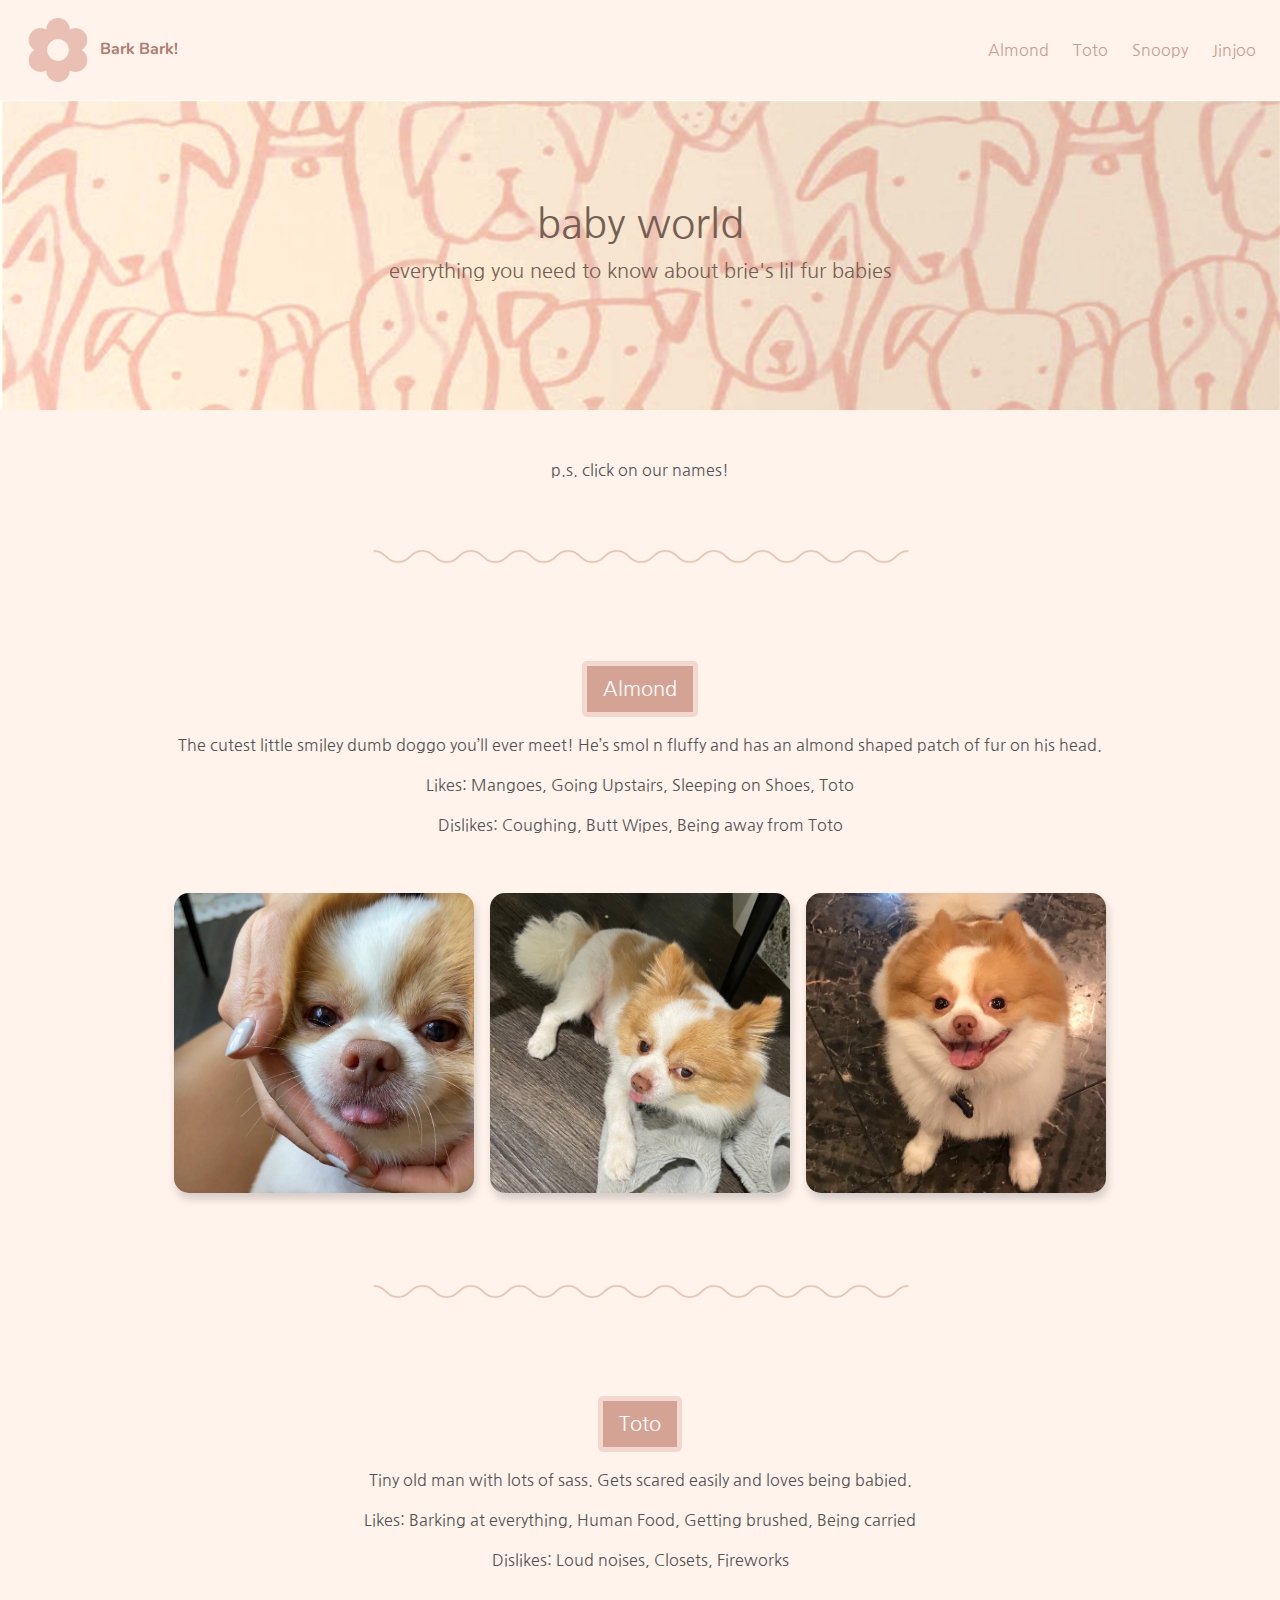
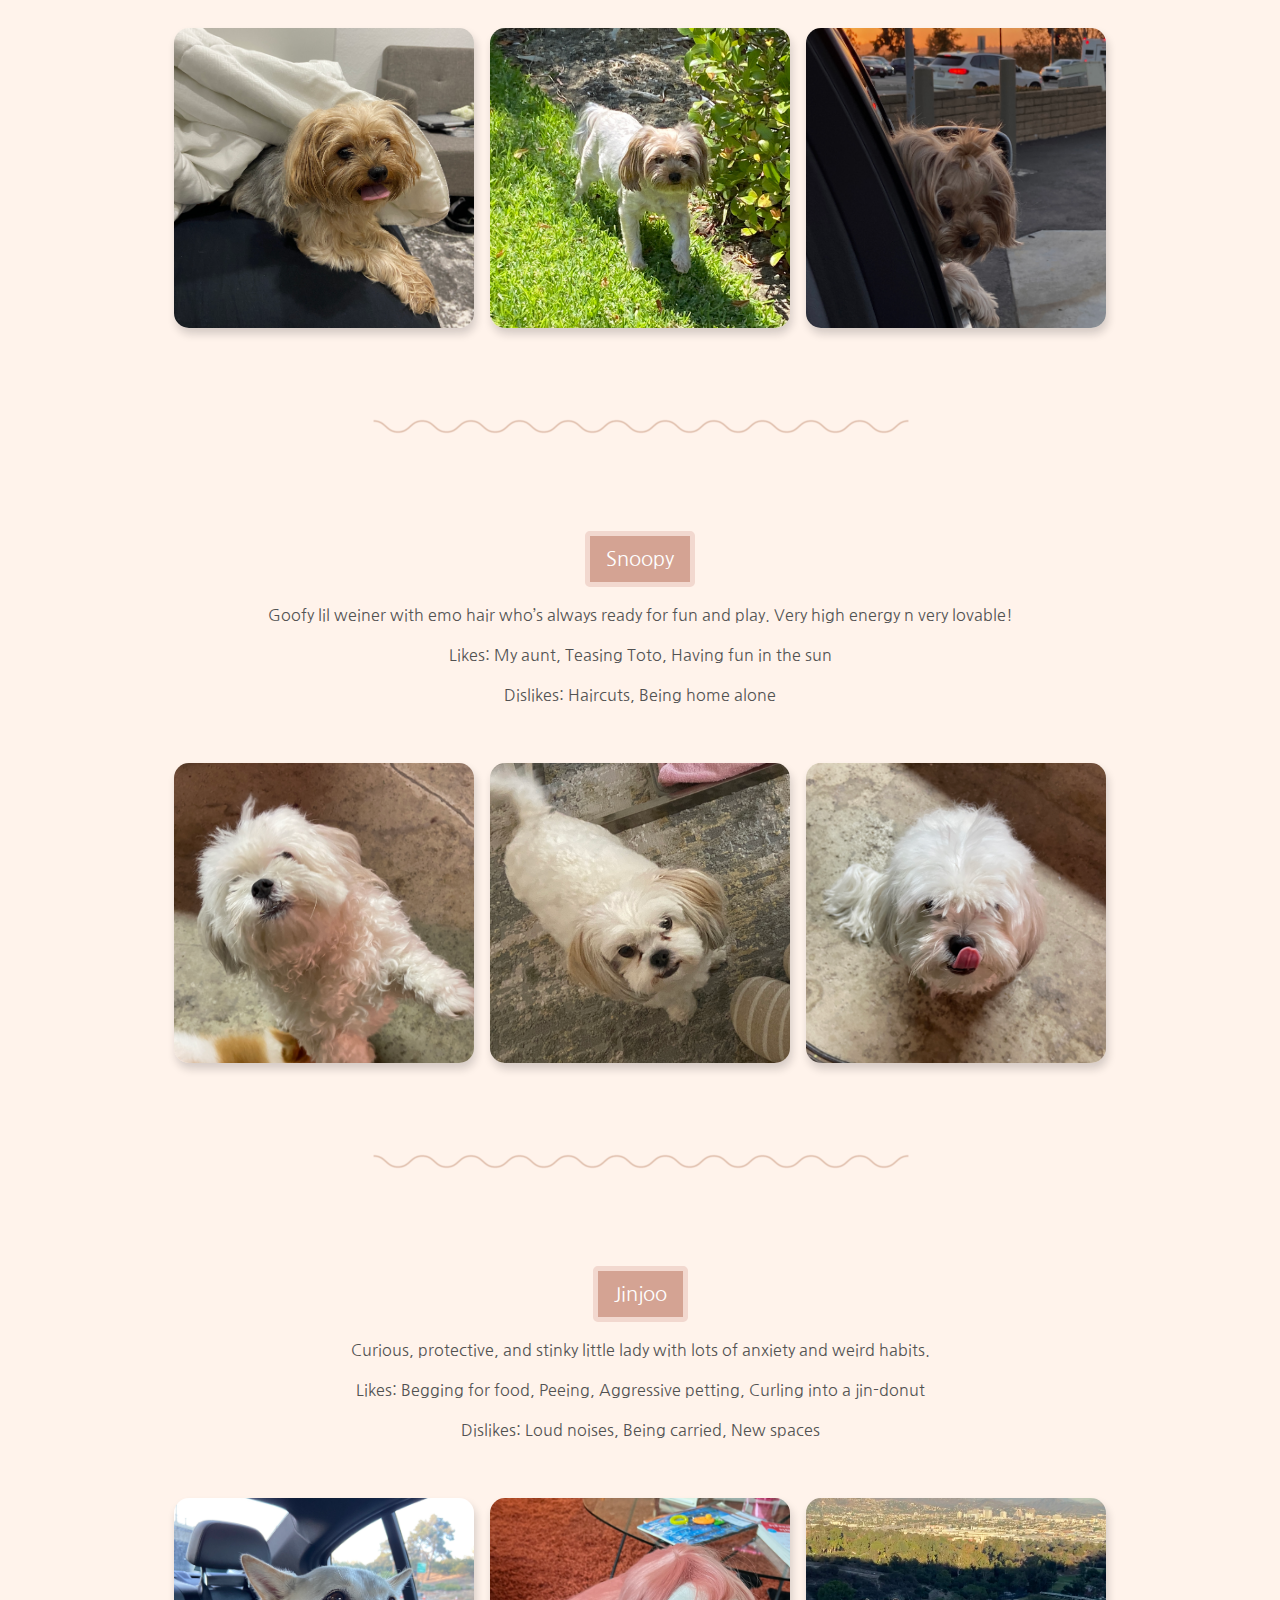
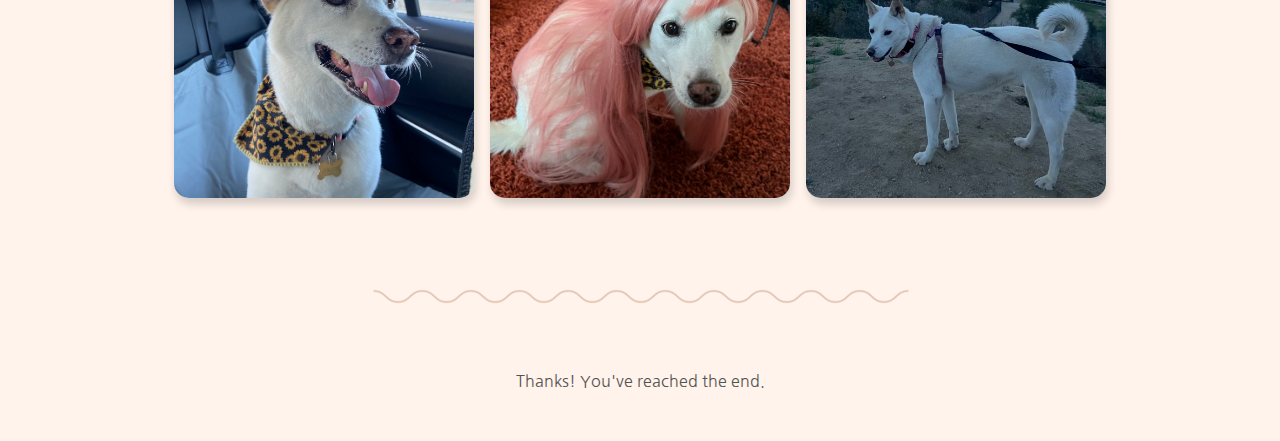
<file: index.html>
<!doctype html>
<html lang="en">

<head>
	<meta charset="utf-8">
	<meta name="viewport" content="width=device-width, initial-scale=1">
	<meta name="description" content="">
	<meta name="author" content="Mark Otto, Jacob Thornton, and Bootstrap contributors">
	<meta name="generator" content="Hugo 0.98.0">
	<title>Bootstrap Assignment</title>

	<!-- Bootstrap CSS -->
	<script src="https://code.jquery.com/jquery-3.3.1.slim.min.js"
		integrity="sha384-q8i/X+965DzO0rT7abK41JStQIAqVgRVzpbzo5smXKp4YfRvH+8abtTE1Pi6jizo"
		crossorigin="anonymous"></script>
	<script src="https://cdn.jsdelivr.net/npm/popper.js@1.14.7/dist/umd/popper.min.js"
		integrity="sha384-UO2eT0CpHqdSJQ6hJty5KVphtPhzWj9WO1clHTMGa3JDZwrnQq4sF86dIHNDz0W1"
		crossorigin="anonymous"></script>
	<link rel="stylesheet" href="https://cdn.jsdelivr.net/npm/bootstrap@4.3.1/dist/css/bootstrap.min.css"
		integrity="sha384-ggOyR0iXCbMQv3Xipma34MD+dH/1fQ784/j6cY/iJTQUOhcWr7x9JvoRxT2MZw1T" crossorigin="anonymous">
	<script src="https://cdn.jsdelivr.net/npm/bootstrap@4.3.1/dist/js/bootstrap.min.js"
		integrity="sha384-JjSmVgyd0p3pXB1rRibZUAYoIIy6OrQ6VrjIEaFf/nJGzIxFDsf4x0xIM+B07jRM"
		crossorigin="anonymous"></script>

	<!-- fonts -->
	<link rel="preconnect" href="https://fonts.googleapis.com">
	<link rel="preconnect" href="https://fonts.gstatic.com" crossorigin>
	<link href="https://fonts.googleapis.com/css2?family=Nanum+Gothic:wght@400;700;800&family=Nunito:wght@300&family=Poppins&display=swap" rel="stylesheet">

	<!-- YOUR styles for this template -->
	<link href="css/styles.css" rel="stylesheet">

</head>

<body>
	<header>
		<nav class="navbar navbar-expand-lg navbar-light">
			<a class="logo-" href="#">
				<img class="logo" src="./images/66771.png">Bark Bark!
			</a>
			<button class="navbar-toggler" type="button" data-toggle="collapse" data-target="#navbarNav" aria-controls="navbarNav" aria-expanded="false" aria-label="Toggle navigation">
			  <span class="navbar-toggler-icon"></span>
			</button>
			<div class="collapse navbar-collapse" id="navbarNav">
			  <ul class="navbar-nav">
				<li class="nav-item">
					<a class="nav-link" href="#almonds">Almond</a>
				  </li>
				<li class="nav-item">
				  <a class="nav-link" href="#totos">Toto</a>
				</li>
				<li class="nav-item">
				  <a class="nav-link" href="#snoopys">Snoopy</a>
				</li>
				<li class="nav-item">
					<a class="nav-link" href="#jinjoos">Jinjoo</a>
				  </li>
			  </ul>
			</div>
		  </nav>
	</header>

<!-- HERO -->
	<div class="heroo mb-5 text-center">
		<div class="heroo-text col-lg-6 mx-auto">
			<h1 class="display-5 fw-bold">baby world</h1>
			<p class="lead mb-4">everything you need to know about brie's lil fur babies</p>
		</div>
	</div>

	<!-- PS -->
	<div class="mt-5 text-center">
		<p>p.s. click on our names!</p>
	</div>

	<!-- SQUIG BREAK -->
	<div id="almonds" class="squig">
		<img src="./images/liney.png" alt="">
	</div>

	<!-- ALMOND -->
	<section class="pb-3 pl-1 pr-1 w-100 almond">
		<div class="texts">
			<button type="button" class="ppvr btn btn-lg" data-toggle="popover"  data-content="blep">Almond</button>
			<p>The cutest little smiley dumb doggo you’ll ever meet! He’s smol n fluffy and has an almond shaped patch of fur on his head.</p>
			<p>Likes: Mangoes, Going Upstairs, Sleeping on Shoes, Toto</p>
			<p>Dislikes: Coughing, Butt Wipes, Being away from Toto</p>
		</div>
		<div class="test d-flex justify-content-center">
			<img src="./images/a1.jpg" class=" " alt="...">
			<img src="./images/a5.jpg" class=" " alt="...">
			<img src="./images/a8.jpg" class=" " alt="...">
		</div>
	</section>

	<!-- SQUIG BREAK -->
	<div id="totos" class="squig">
		<img src="./images/liney.png" alt="">
	</div>

	<!-- TOTO -->
	<section class="pb-3 pl-1 pr-1 w-100 toto">
		<div class="texts">
			<button type="button" class="ppvr btn btn-lg" data-toggle="popover"  data-content="bork bork">Toto</button>
			<p>Tiny old man with lots of sass. Gets scared easily and loves being babied.</p>
			<p>Likes: Barking at everything, Human Food, Getting brushed, Being carried</p>
			<p>Dislikes: Loud noises, Closets, Fireworks</p>
		</div>
		<div class="test d-flex justify-content-center">
			<img src="./images/t1.jpg" class=" " alt="...">
			<img src="./images/t5.jpg" class=" " alt="...">
			<img src="./images/t3.jpg" class=" " alt="...">
		</div>
	</section>


	<!-- SQUIG BREAK -->
	<div id="snoopys" class="squig">
		<img src="./images/liney.png" alt="">
	</div>

	<!-- SNOOPY -->
	<section class="pb-3 pl-1 pr-1 w-100 almond">
		<div class="texts">
			<button type="button" class="ppvr btn btn-lg" data-toggle="popover"  data-content="weeee">Snoopy</button>
			<p>Goofy lil weiner with emo hair who’s always ready for fun and play. Very high energy n very lovable!</p>
			<p>Likes: My aunt, Teasing Toto, Having fun in the sun</p>
			<p>Dislikes: Haircuts, Being home alone</p>
		</div>
		<div class="test d-flex justify-content-center">
			<img src="./images/s2.jpg" class=" " alt="...">
			<img src="./images/s1.jpg" class=" " alt="...">
			<img src="./images/s4.jpg" class=" " alt="...">
		</div>
	</section>


	<!-- SQUIG BREAK -->
	<div id="jinjoos" class="squig">
		<img src="./images/liney.png" alt="">
	</div>

	<!-- JINJOO -->
	<section class="pb-3 pl-1 pr-1 w-100 toto">
		<div class="texts">
			<button type="button" class="ppvr btn btn-lg" data-toggle="popover"  data-content=":p">Jinjoo</button>
			<p>Curious, protective, and stinky little lady with lots of anxiety and weird habits.</p>
			<p>Likes: Begging for food, Peeing, Aggressive petting, Curling into a jin-donut</p>
			<p>Dislikes: Loud noises, Being carried, New spaces</p>
		</div>
		<div class="test d-flex justify-content-center">
			<img src="./images/jj1.jpg" class=" " alt="...">
			<img src="./images/jj3.jpg" class=" " alt="...">
			<img src="./images/jj6.jpg" class=" " alt="...">
		</div>
	</section>

	<!-- SQUIG BREAK -->
	<div class="squig">
		<img src="./images/liney.png" alt="">
	</div>

	<!-- END -->
	<div class="m-5 text-center">
		<p>Thanks! You've reached the end.</p>
	</div>


	<!-- <script src="js/template.js"></script> -->
	<script src="js/index.js"></script>



</body>

</html>
</file>
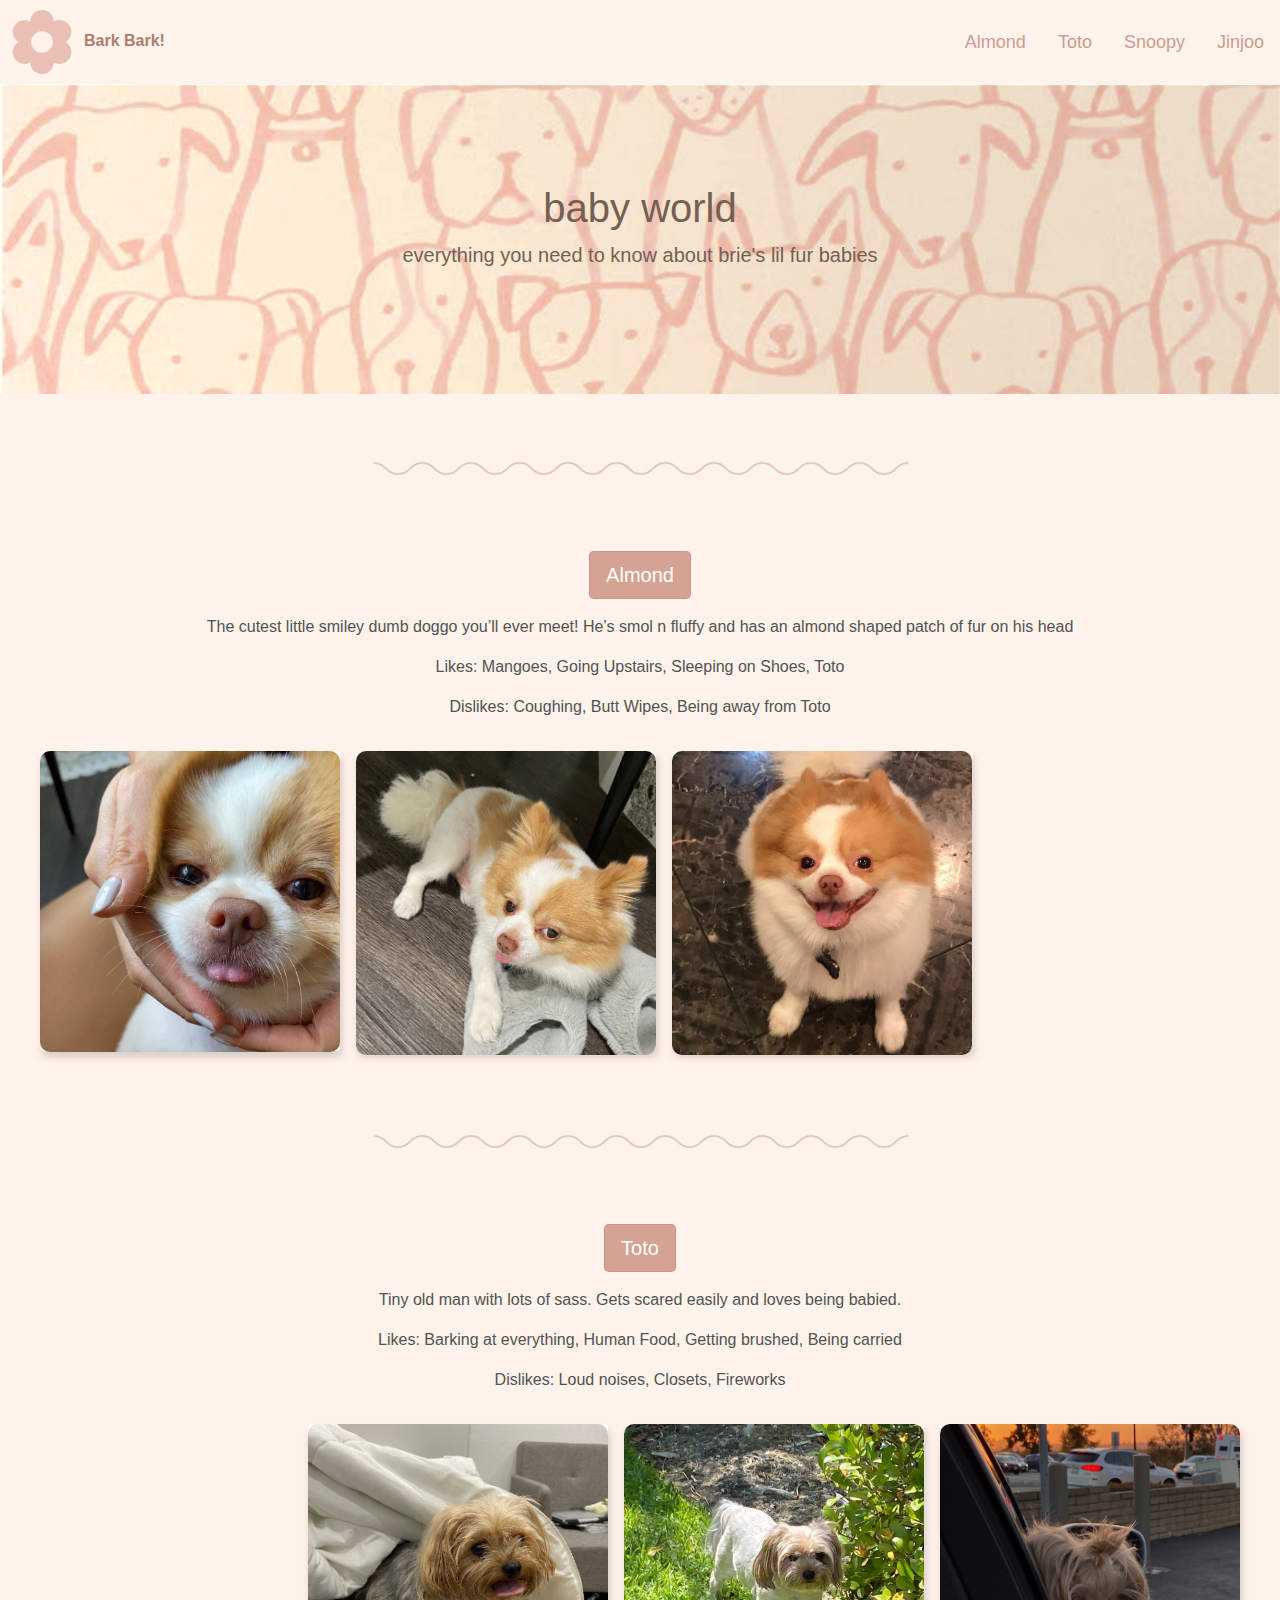
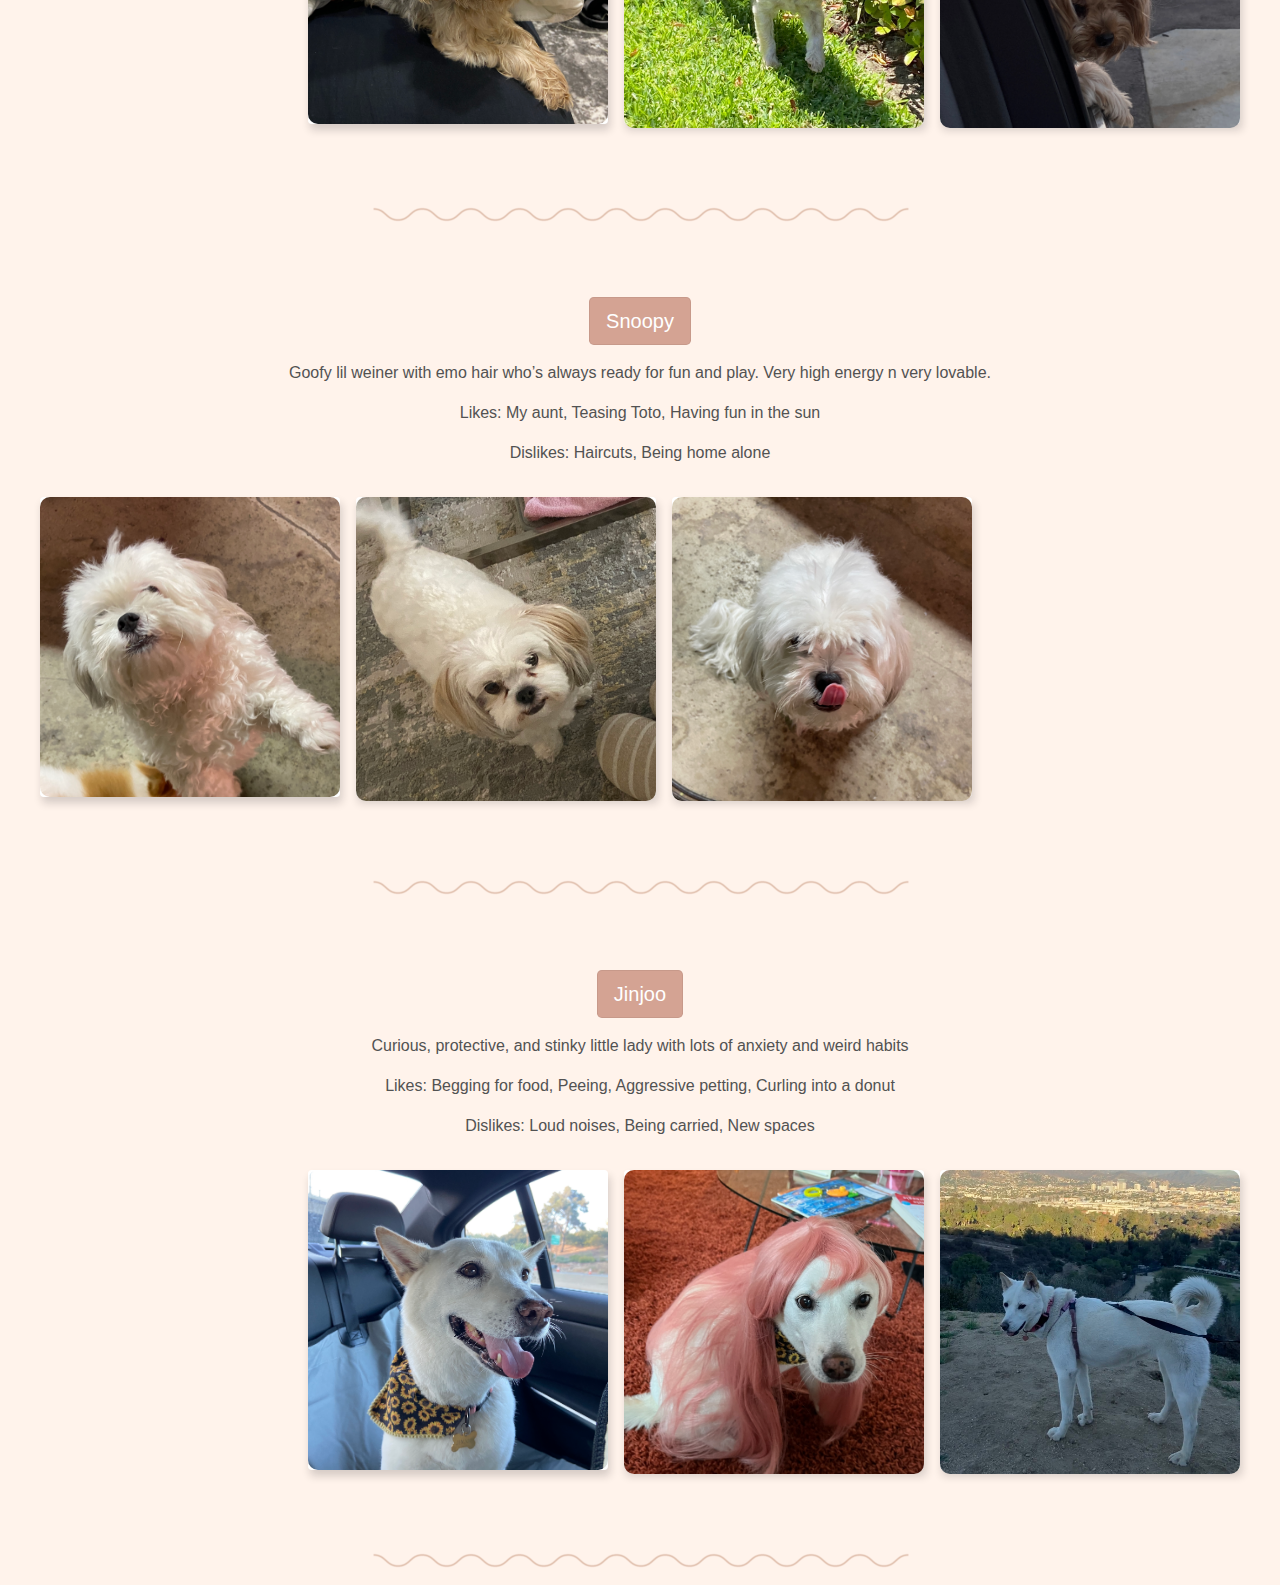
<file: index22 copy.html>
<!doctype html>
<html lang="en">

<head>
	<meta charset="utf-8">
	<meta name="viewport" content="width=device-width, initial-scale=1">
	<meta name="description" content="">
	<meta name="author" content="Mark Otto, Jacob Thornton, and Bootstrap contributors">
	<meta name="generator" content="Hugo 0.98.0">
	<title>Bootstrap Assignment</title>

	<!-- Bootstrap CSS -->
	<script src="https://code.jquery.com/jquery-3.3.1.slim.min.js"
		integrity="sha384-q8i/X+965DzO0rT7abK41JStQIAqVgRVzpbzo5smXKp4YfRvH+8abtTE1Pi6jizo"
		crossorigin="anonymous"></script>
	<script src="https://cdn.jsdelivr.net/npm/popper.js@1.14.7/dist/umd/popper.min.js"
		integrity="sha384-UO2eT0CpHqdSJQ6hJty5KVphtPhzWj9WO1clHTMGa3JDZwrnQq4sF86dIHNDz0W1"
		crossorigin="anonymous"></script>
	<link rel="stylesheet" href="https://cdn.jsdelivr.net/npm/bootstrap@4.3.1/dist/css/bootstrap.min.css"
		integrity="sha384-ggOyR0iXCbMQv3Xipma34MD+dH/1fQ784/j6cY/iJTQUOhcWr7x9JvoRxT2MZw1T" crossorigin="anonymous">
	<script src="https://cdn.jsdelivr.net/npm/bootstrap@4.3.1/dist/js/bootstrap.min.js"
		integrity="sha384-JjSmVgyd0p3pXB1rRibZUAYoIIy6OrQ6VrjIEaFf/nJGzIxFDsf4x0xIM+B07jRM"
		crossorigin="anonymous"></script>

	<!-- YOUR styles for this template -->
	<link href="css/styles22.css" rel="stylesheet">

</head>

<body>
	<header>
		<!-- Logo -->
		<a class="logo-" href="#">
			<img class="logo" src="./images/66771.png">Bark Bark!
		</a>
		<!-- Hamburger icon -->
		<input class="side-menu" type="checkbox" id="side-menu" />
		<label class="hamb" for="side-menu"><span class="hamb-line"></span></label>
		<!-- Menu -->
		<nav class="nav">
			<ul class="menu">
				<li class="menu--item"><a href="#almonds">Almond</a></li>
				<li class="menu--item"><a href="#totos">Toto</a> </li>
				<li class="menu--item"><a href="#snoopys">Snoopy</a></li>
				<li class="menu--item"><a href="#jinjoos">Jinjoo</a></li>
			</ul>
		</nav>
	</header>


	<div class="heroo mb-5 text-center">
		<div class="heroo-text col-lg-6 mx-auto">
			<h1 class="display-5 fw-bold">baby world</h1>
			<p class="lead mb-4">everything you need to know about brie's lil fur babies</p>
		</div>
	</div>

	<!-- SQUIG BREAK -->
	<div id="almonds" class="squig">
		<img src="../images/liney.png" alt="">
	</div>

	<!-- ALMOND -->
	<section id="almond" class="mb-5 mt-5 almond">
		<div class="almond texts">
		<button type="button" class="ppvr btn btn-lg" data-toggle="popover"  data-content="blep">Almond</button>
			<p>The cutest little smiley dumb doggo you’ll ever meet! He’s smol n fluffy and has an almond shaped patch of fur on his head</p>
			<p>Likes: Mangoes, Going Upstairs, Sleeping on Shoes, Toto</p>
			<p>Dislikes: Coughing, Butt Wipes, Being away from Toto</p>
		</div>
		<div id="carouselExampleControls" class="carousel almond slide" data-ride="carousel">
			<div class="carousel-inner almond">
				<div class="carousel-item active">
					<div class="cards-wrapper">
						<div class="card">
							<img src="../images/a1.jpg" class="card-img-top" alt="...">
						</div>
						<div class="card d-none d-md-block">
							<img src="../images/a5.jpg" class="card-img-top" alt="...">
						</div>
						<div class="card d-none d-md-block">
							<img src="../images/a8.jpg" class="card-img-top" alt="...">
						</div>
					</div>
				</div>
			</div>
		</div>
	</section>

	<!-- SQUIG BREAK -->
	<div id="totos" class="squig">
		<img src="../images/liney.png" alt="">
	</div>

	<!--  TOTO -->
	<section id="toto" class="mb-5 mt-5 toto">
		<div class="toto texts">
			<button type="button" class="ppvr btn btn-lg" data-toggle="popover"  data-content="bork bork">Toto</button>
			<p>Tiny old man with lots of sass. Gets scared easily and loves being babied.</p>
			<p>Likes: Barking at everything, Human Food, Getting brushed, Being carried</p>
			<p>Dislikes: Loud noises, Closets, Fireworks</p>
		</div>
		<div id="carouselExampleControls" class="carousel almond slide" data-ride="carousel">
			<div class="carousel-inner toto">
				<div class="carousel-item active">
					<div class="cards-wrapper">
						<div class="card">
							<img src="../images/t1.jpg" class="card-img-top" alt="...">
						</div>
						<div class="card d-none d-md-block">
							<img src="../images/t5.jpg" class="card-img-top" alt="...">
						</div>
						<div class="card d-none d-md-block">
							<img src="../images/t3.jpg" class="card-img-top" alt="...">
						</div>
					</div>
				</div>
			</div>
		</div>
	</section>

	<!-- SQUIG BREAK -->
	<div id="snoopys" class="squig">
		<img src="../images/liney.png" alt="">
	</div>

		<!--  Snoopy -->
		<section id="snoopy" class="mb-5 mt-5 Snoopy">
			<div class="almond texts">
				<button type="button" class="ppvr btn btn-lg" data-toggle="popover"  data-content="weeeee">Snoopy</button>		
			<p>Goofy lil weiner with emo hair who’s always ready for fun and play. Very high energy n very lovable.</p>	
			<p>Likes: My aunt, Teasing Toto, Having fun in the sun</p>	
			<p>Dislikes: Haircuts, Being home alone</p>	
			</div>
			<div id="carouselExampleControls" class="carousel almond slide" data-ride="carousel">
				<div class="carousel-inner Snoopy">
					<div class="carousel-item active">
						<div class="cards-wrapper">
							<div class="card">
								<img src="../images/s2.jpg" class="card-img-top" alt="...">
							</div>
							<div class="card d-none d-md-block">
								<img src="../images/s1.jpg" class="card-img-top" alt="...">
							</div>
							<div class="card d-none d-md-block">
								<img src="../images/s4.jpg" class="card-img-top" alt="...">
							</div>
						</div>
					</div>
				</div>
			</div>
		</section>

	<!-- SQUIG BREAK -->
	<div id="jinjoos" class="squig">
		<img src="../images/liney.png" alt="">
	</div>

	<!--  JINJOO -->
	<section id="jinjoo" class="mb-5 mt-5 toto">
		<div class="jinjoo texts">
		<button type="button" class="ppvr btn btn-lg" data-toggle="popover"  data-content=":p">Jinjoo</button>
		<p>Curious, protective, and stinky little lady with lots of anxiety and weird habits</p>	
		<p>Likes: Begging for food, Peeing, Aggressive petting, Curling into a donut</p>	
		<p>Dislikes: Loud noises, Being carried, New spaces</p>	
		</div>		
		<div id="carouselExampleControls" class="carousel almond slide" data-ride="carousel">
			<div class="carousel-inner toto">
				<div class="carousel-item active">
					<div class="cards-wrapper">
						<div class="card">
							<img src="../images/jj1.jpg" class="card-img-top" alt="...">
						</div>
						<div class="card d-none d-md-block">
							<img src="../images/jj3.jpg" class="card-img-top" alt="...">
						</div>
						<div class="card d-none d-md-block">
							<img src="../images/jj6.jpg" class="card-img-top" alt="...">
						</div>
					</div>
				</div>
			</div>
		</div>
	</section>

	<!-- SQUIG BREAK -->
	<div class="squig">
		<img src="../images/liney.png" alt="">
	</div>

	<!-- <script src="js/template.js"></script> -->
	<script src="js/index.js"></script>



</body>

</html>
</file>
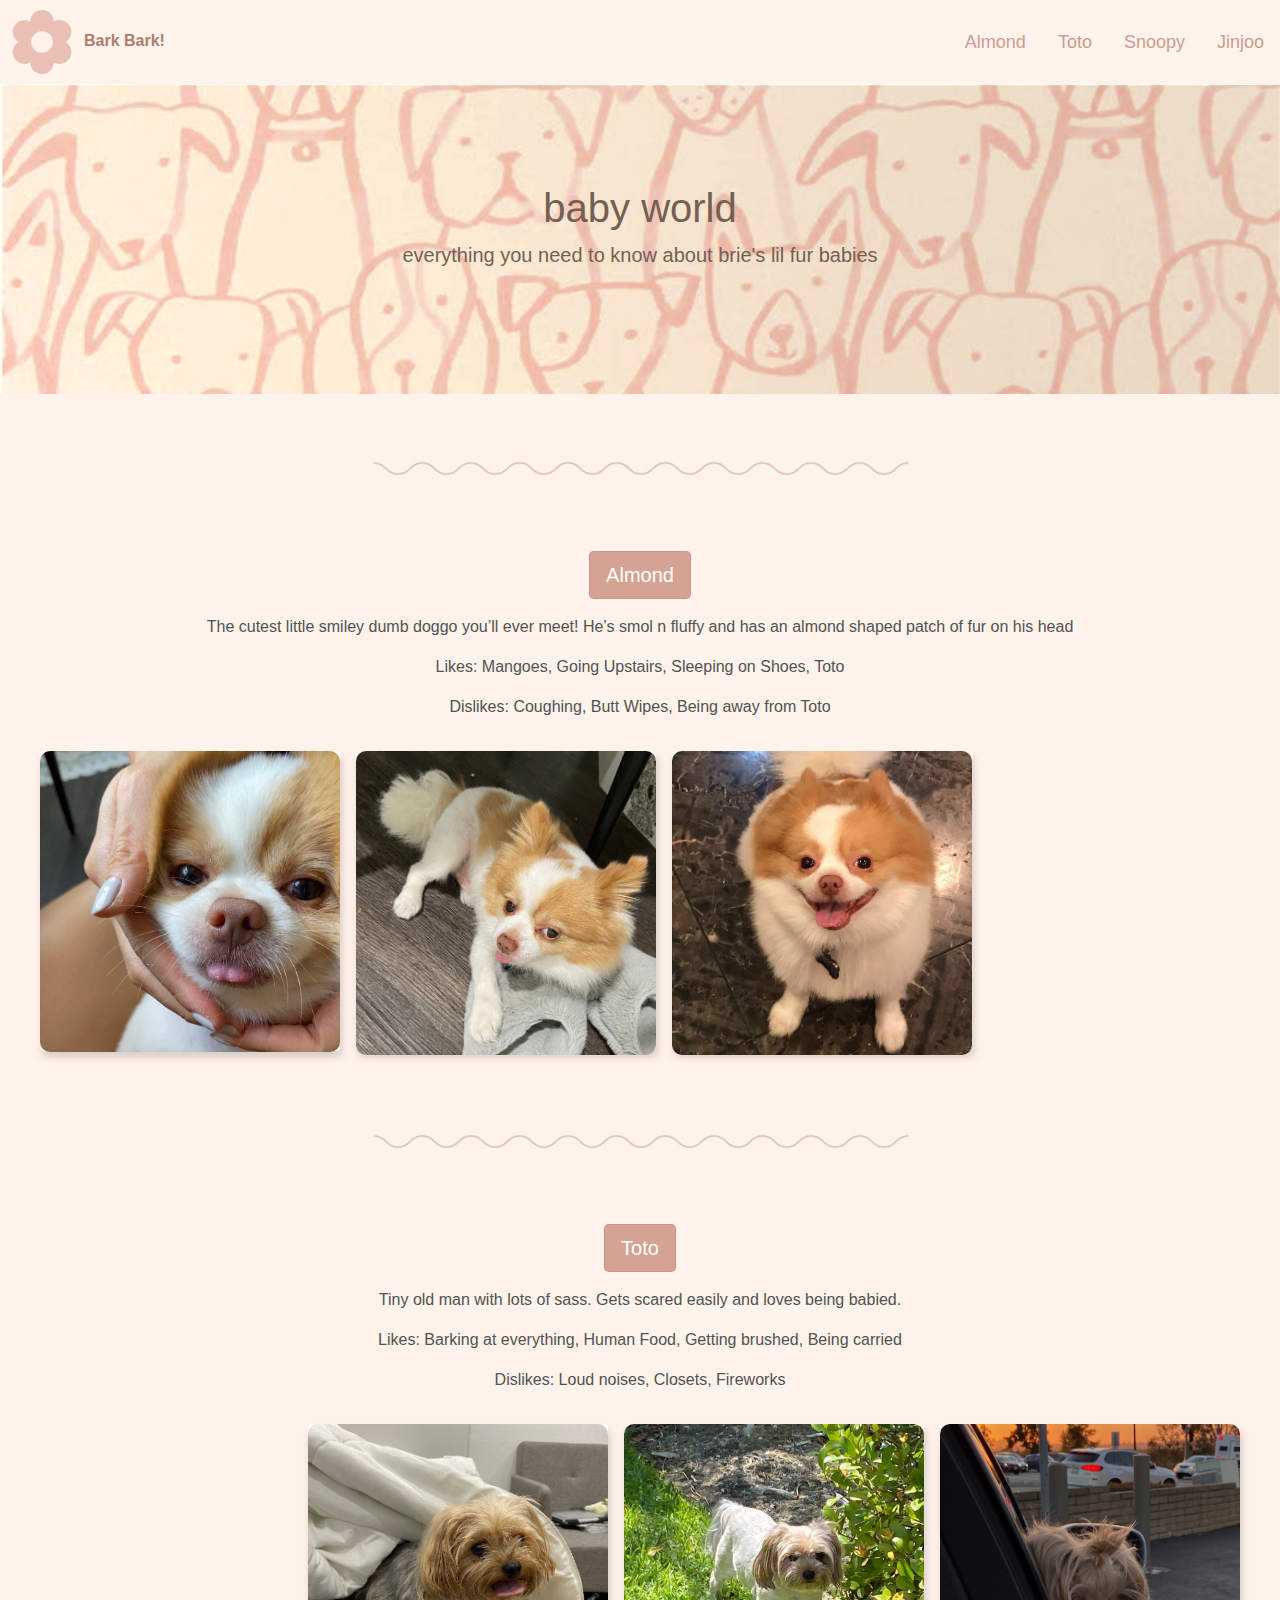
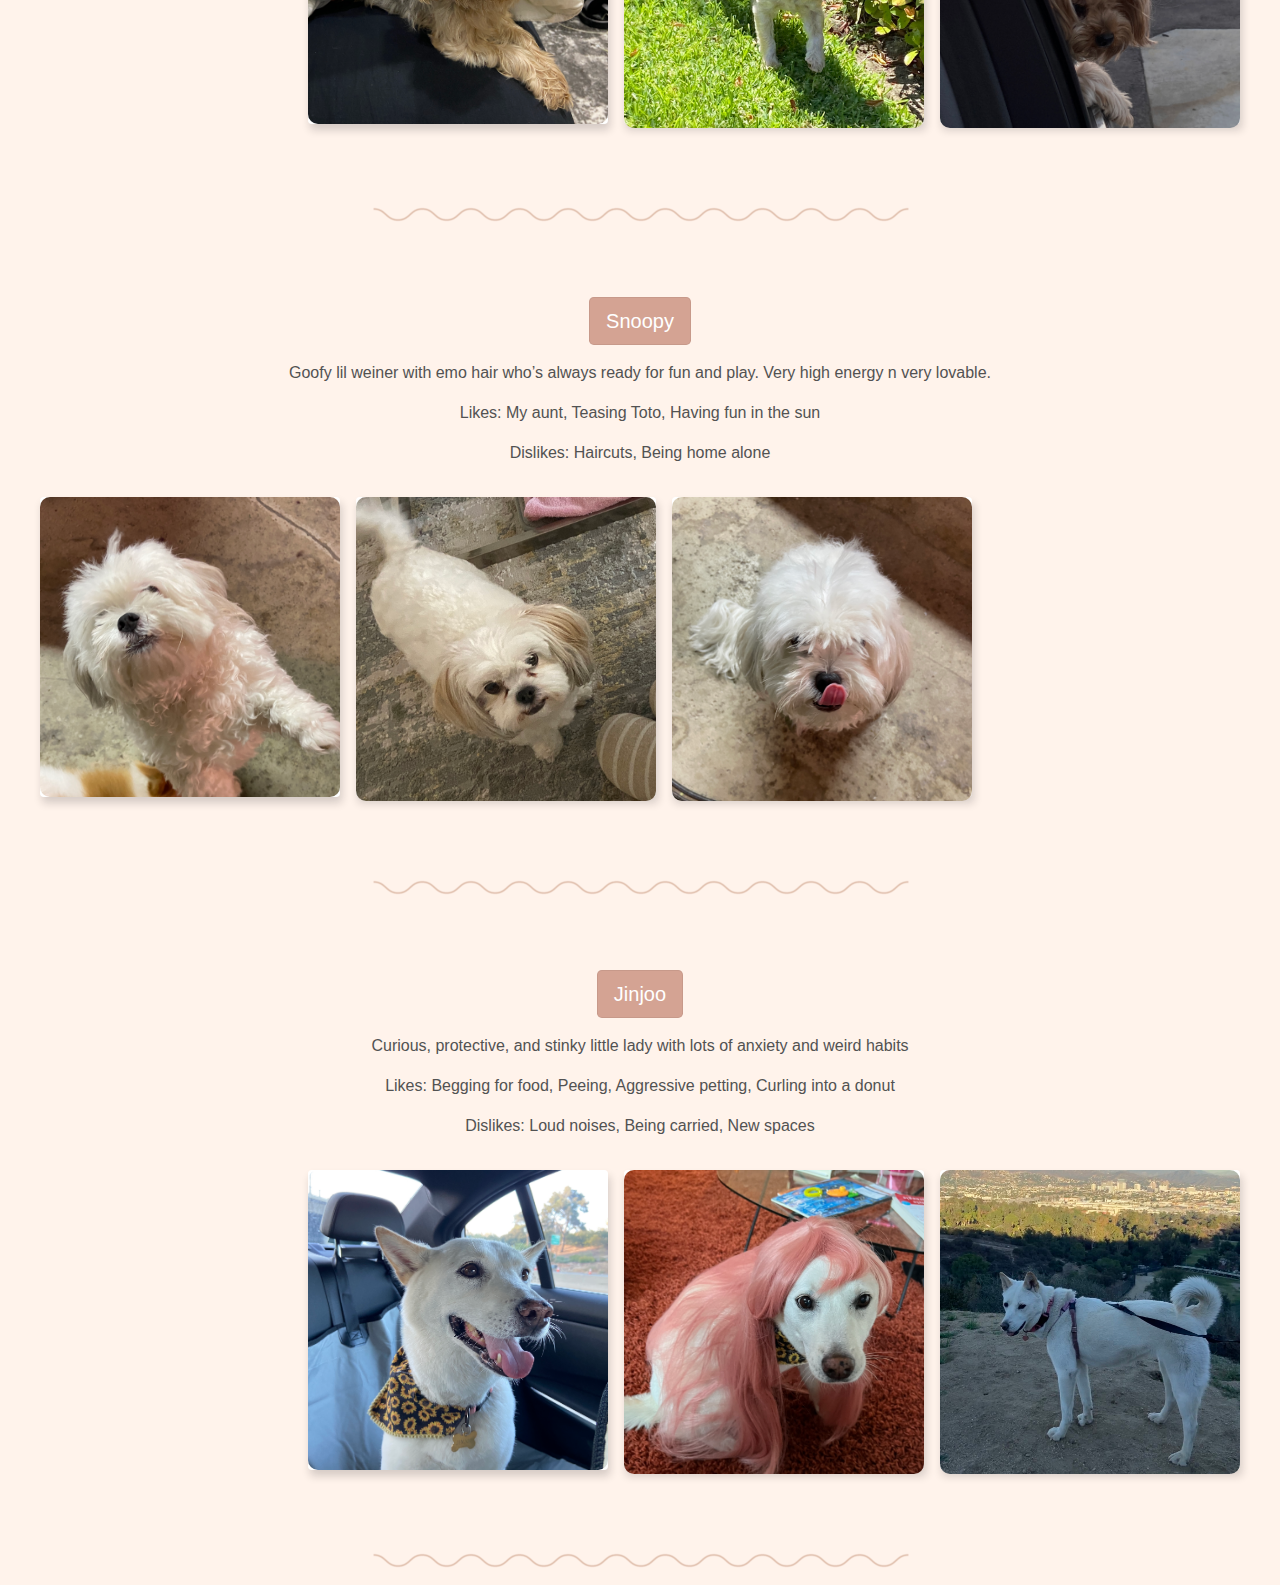
<file: index22.html>
<!doctype html>
<html lang="en">

<head>
	<meta charset="utf-8">
	<meta name="viewport" content="width=device-width, initial-scale=1">
	<meta name="description" content="">
	<meta name="author" content="Mark Otto, Jacob Thornton, and Bootstrap contributors">
	<meta name="generator" content="Hugo 0.98.0">
	<title>Bootstrap Assignment</title>

	<!-- Bootstrap CSS -->
	<script src="https://code.jquery.com/jquery-3.3.1.slim.min.js"
		integrity="sha384-q8i/X+965DzO0rT7abK41JStQIAqVgRVzpbzo5smXKp4YfRvH+8abtTE1Pi6jizo"
		crossorigin="anonymous"></script>
	<script src="https://cdn.jsdelivr.net/npm/popper.js@1.14.7/dist/umd/popper.min.js"
		integrity="sha384-UO2eT0CpHqdSJQ6hJty5KVphtPhzWj9WO1clHTMGa3JDZwrnQq4sF86dIHNDz0W1"
		crossorigin="anonymous"></script>
	<link rel="stylesheet" href="https://cdn.jsdelivr.net/npm/bootstrap@4.3.1/dist/css/bootstrap.min.css"
		integrity="sha384-ggOyR0iXCbMQv3Xipma34MD+dH/1fQ784/j6cY/iJTQUOhcWr7x9JvoRxT2MZw1T" crossorigin="anonymous">
	<script src="https://cdn.jsdelivr.net/npm/bootstrap@4.3.1/dist/js/bootstrap.min.js"
		integrity="sha384-JjSmVgyd0p3pXB1rRibZUAYoIIy6OrQ6VrjIEaFf/nJGzIxFDsf4x0xIM+B07jRM"
		crossorigin="anonymous"></script>

	<!-- YOUR styles for this template -->
	<link href="css/styles22.css" rel="stylesheet">

</head>

<body>
	<header>
		<!-- Logo -->
		<a class="logo-" href="#">
			<img class="logo" src="./images/66771.png">Bark Bark!
		</a>
		<!-- Hamburger icon -->
		<input class="side-menu" type="checkbox" id="side-menu" />
		<label class="hamb" for="side-menu"><span class="hamb-line"></span></label>
		<!-- Menu -->
		<nav class="nav">
			<ul class="menu">
				<li class="menu--item"><a href="#almonds">Almond</a></li>
				<li class="menu--item"><a href="#totos">Toto</a> </li>
				<li class="menu--item"><a href="#snoopys">Snoopy</a></li>
				<li class="menu--item"><a href="#jinjoos">Jinjoo</a></li>
			</ul>
		</nav>
	</header>


	<div class="heroo mb-5 text-center">
		<div class="heroo-text col-lg-6 mx-auto">
			<h1 class="display-5 fw-bold">baby world</h1>
			<p class="lead mb-4">everything you need to know about brie's lil fur babies</p>
		</div>
	</div>

	<!-- SQUIG BREAK -->
	<div id="almonds" class="squig">
		<img src="../images/liney.png" alt="">
	</div>

	<!-- ALMOND -->
	<section id="almond" class="mb-5 mt-5 almond">
		<div class="almond texts">
		<button type="button" class="ppvr btn btn-lg" data-toggle="popover"  data-content="blep">Almond</button>
			<p>The cutest little smiley dumb doggo you’ll ever meet! He’s smol n fluffy and has an almond shaped patch of fur on his head</p>
			<p>Likes: Mangoes, Going Upstairs, Sleeping on Shoes, Toto</p>
			<p>Dislikes: Coughing, Butt Wipes, Being away from Toto</p>
		</div>
		<div id="carouselExampleControls" class="carousel almond slide" data-ride="carousel">
			<div class="carousel-inner almond">
				<div class="carousel-item active">
					<div class="cards-wrapper">
						<div class="card">
							<img src="../images/a1.jpg" class="card-img-top" alt="...">
						</div>
						<div class="card d-none d-md-block">
							<img src="../images/a5.jpg" class="card-img-top" alt="...">
						</div>
						<div class="card d-none d-md-block">
							<img src="../images/a8.jpg" class="card-img-top" alt="...">
						</div>
					</div>
				</div>
			</div>
		</div>
	</section>

	<!-- SQUIG BREAK -->
	<div id="totos" class="squig">
		<img src="../images/liney.png" alt="">
	</div>
	

	<!--  TOTO -->
	<section id="toto" class="mb-5 mt-5 toto">
		<div class="toto texts">
			<button type="button" class="ppvr btn btn-lg" data-toggle="popover"  data-content="bork bork">Toto</button>
			<p>Tiny old man with lots of sass. Gets scared easily and loves being babied.</p>
			<p>Likes: Barking at everything, Human Food, Getting brushed, Being carried</p>
			<p>Dislikes: Loud noises, Closets, Fireworks</p>
		</div>
		<div id="carouselExampleControls" class="carousel almond slide" data-ride="carousel">
			<div class="carousel-inner toto">
				<div class="carousel-item active">
					<div class="cards-wrapper">
						<div class="card">
							<img src="../images/t1.jpg" class="card-img-top" alt="...">
						</div>
						<div class="card d-none d-md-block">
							<img src="../images/t5.jpg" class="card-img-top" alt="...">
						</div>
						<div class="card d-none d-md-block">
							<img src="../images/t3.jpg" class="card-img-top" alt="...">
						</div>
					</div>
				</div>
			</div>
		</div>
	</section>

	<!-- SQUIG BREAK -->
	<div id="snoopys" class="squig">
		<img src="../images/liney.png" alt="">
	</div>

		<!--  Snoopy -->
		<section id="snoopy" class="mb-5 mt-5 Snoopy">
			<div class="almond texts">
				<button type="button" class="ppvr btn btn-lg" data-toggle="popover"  data-content="weeeee">Snoopy</button>		
			<p>Goofy lil weiner with emo hair who’s always ready for fun and play. Very high energy n very lovable.</p>	
			<p>Likes: My aunt, Teasing Toto, Having fun in the sun</p>	
			<p>Dislikes: Haircuts, Being home alone</p>	
			</div>
			<div id="carouselExampleControls" class="carousel almond slide" data-ride="carousel">
				<div class="carousel-inner Snoopy">
					<div class="carousel-item active">
						<div class="cards-wrapper">
							<div class="card">
								<img src="../images/s2.jpg" class="card-img-top" alt="...">
							</div>
							<div class="card d-none d-md-block">
								<img src="../images/s1.jpg" class="card-img-top" alt="...">
							</div>
							<div class="card d-none d-md-block">
								<img src="../images/s4.jpg" class="card-img-top" alt="...">
							</div>
						</div>
					</div>
				</div>
			</div>
		</section>

	<!-- SQUIG BREAK -->
	<div id="jinjoos" class="squig">
		<img src="../images/liney.png" alt="">
	</div>

	<!--  JINJOO -->
	<section id="jinjoo" class="mb-5 mt-5 toto">
		<div class="jinjoo texts">
		<button type="button" class="ppvr btn btn-lg" data-toggle="popover"  data-content=":p">Jinjoo</button>
		<p>Curious, protective, and stinky little lady with lots of anxiety and weird habits</p>	
		<p>Likes: Begging for food, Peeing, Aggressive petting, Curling into a donut</p>	
		<p>Dislikes: Loud noises, Being carried, New spaces</p>	
		</div>		
		<div id="carouselExampleControls" class="carousel almond slide" data-ride="carousel">
			<div class="carousel-inner toto">
				<div class="carousel-item active">
					<div class="cards-wrapper">
						<div class="card">
							<img src="../images/jj1.jpg" class="card-img-top" alt="...">
						</div>
						<div class="card d-none d-md-block">
							<img src="../images/jj3.jpg" class="card-img-top" alt="...">
						</div>
						<div class="card d-none d-md-block">
							<img src="../images/jj6.jpg" class="card-img-top" alt="...">
						</div>
					</div>
				</div>
			</div>
		</div>
	</section>

	<!-- SQUIG BREAK -->
	<div class="squig">
		<img src="../images/liney.png" alt="">
	</div>

	<!-- <script src="js/template.js"></script> -->
	<script src="js/index.js"></script>



</body>

</html>
</file>
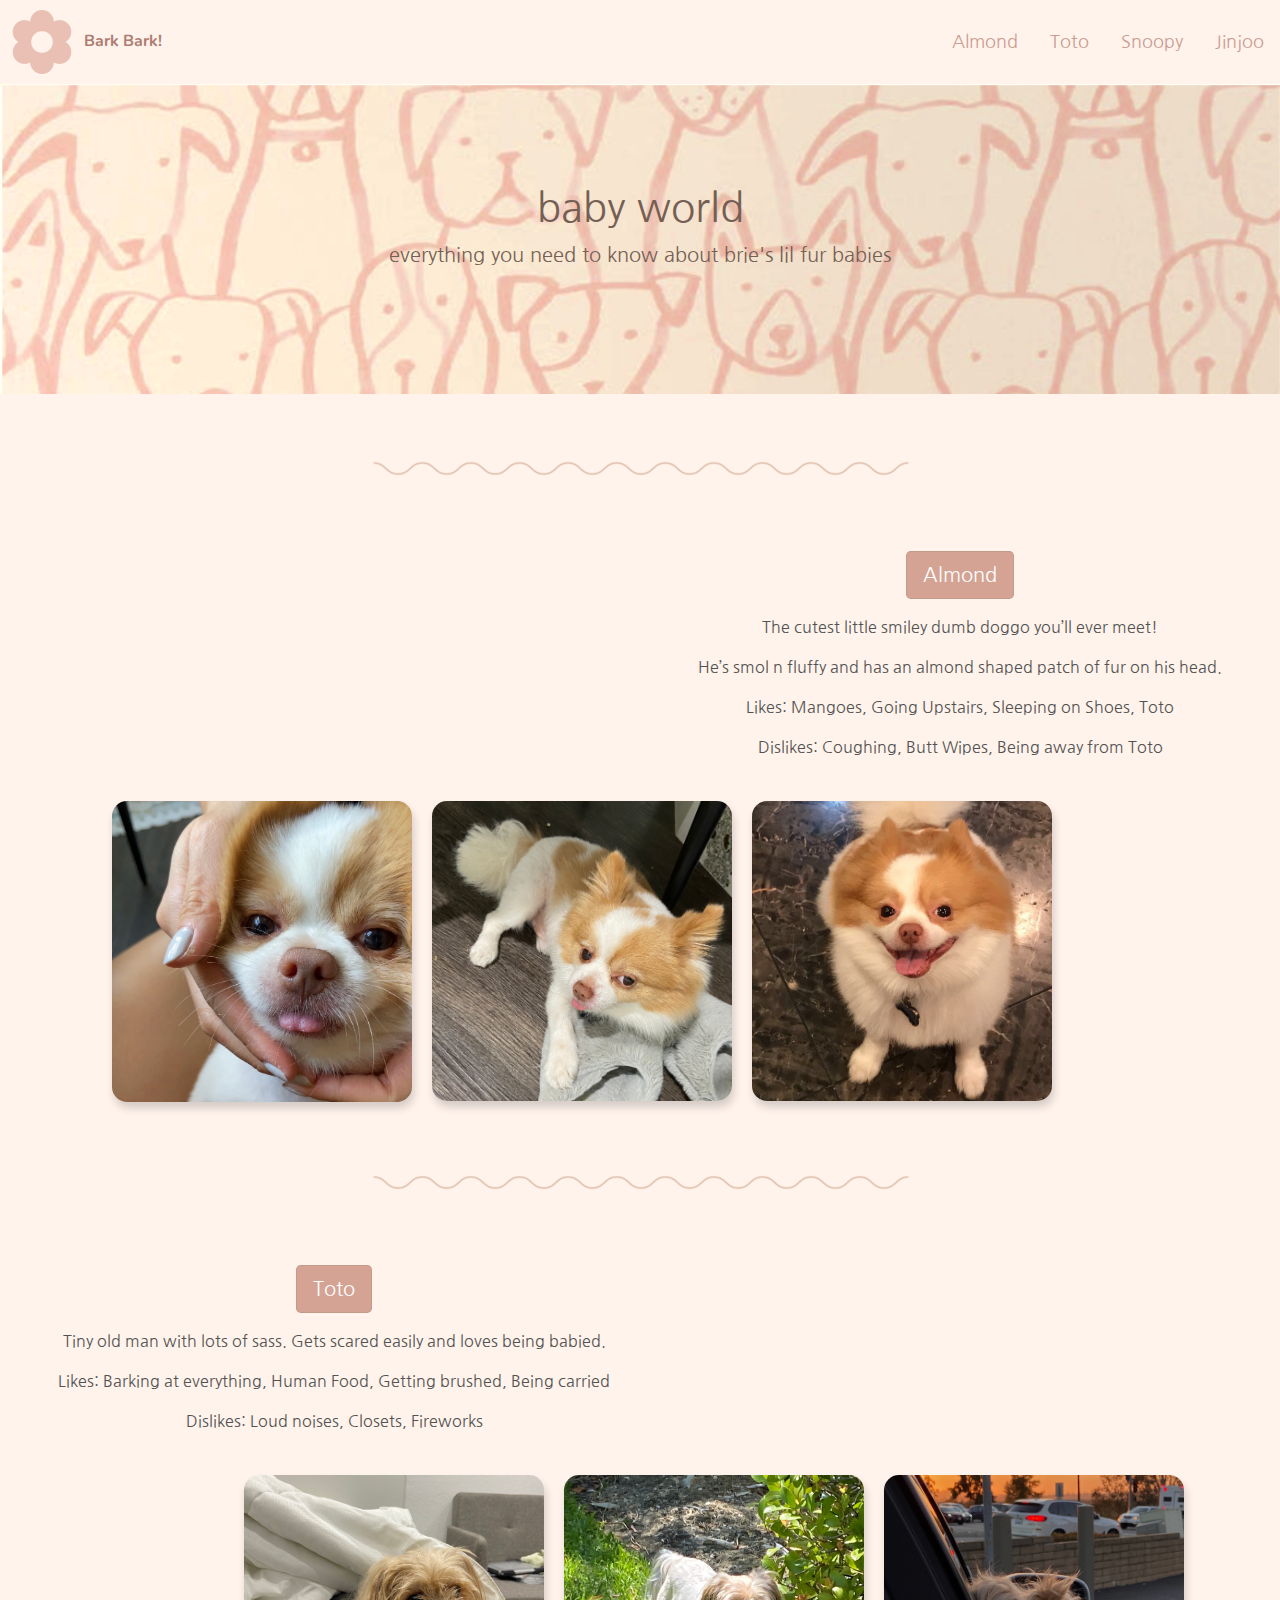
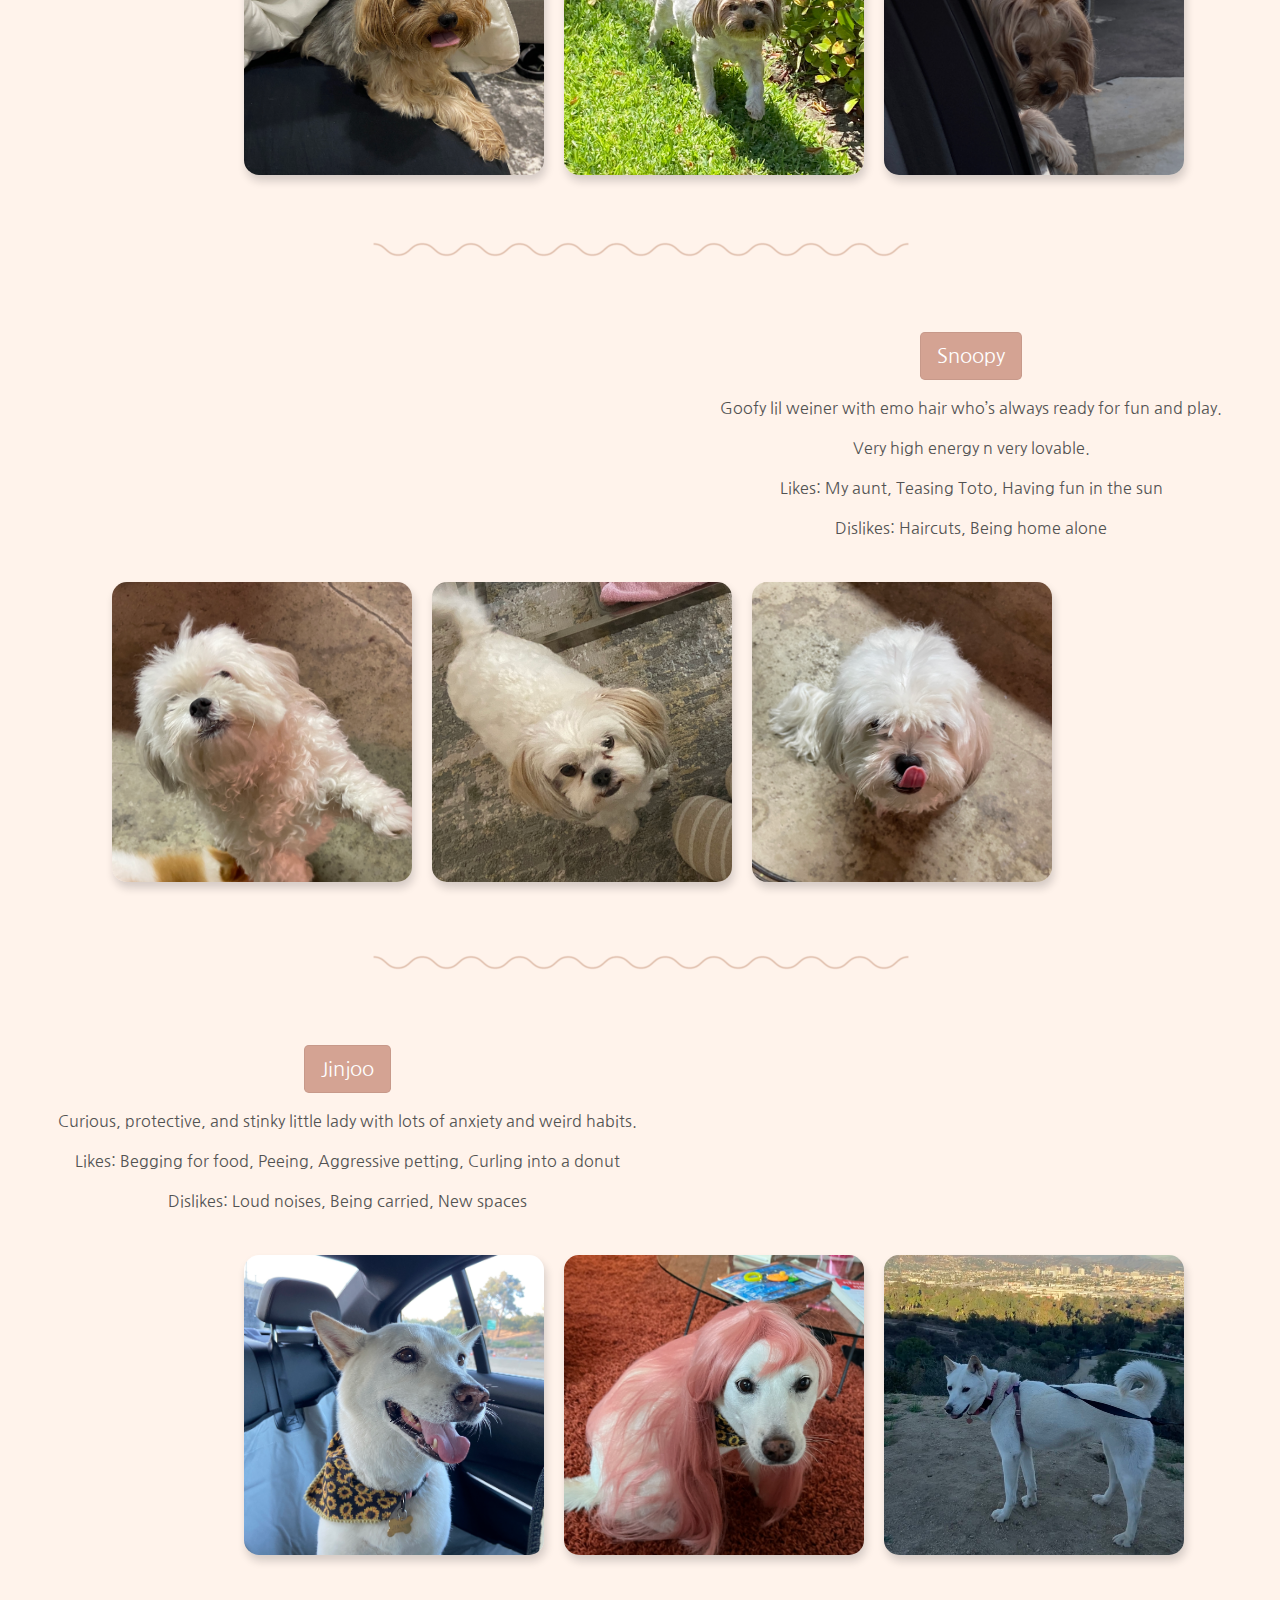
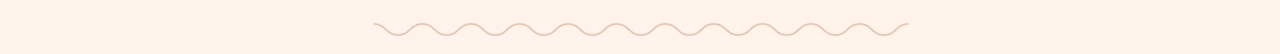
<file: index3.html>
<!doctype html>
<html lang="en">

<head>
	<meta charset="utf-8">
	<meta name="viewport" content="width=device-width, initial-scale=1">
	<meta name="description" content="">
	<meta name="author" content="Mark Otto, Jacob Thornton, and Bootstrap contributors">
	<meta name="generator" content="Hugo 0.98.0">
	<title>Bootstrap Assignment</title>

	<!-- Bootstrap CSS -->
	<script src="https://code.jquery.com/jquery-3.3.1.slim.min.js"
		integrity="sha384-q8i/X+965DzO0rT7abK41JStQIAqVgRVzpbzo5smXKp4YfRvH+8abtTE1Pi6jizo"
		crossorigin="anonymous"></script>
	<script src="https://cdn.jsdelivr.net/npm/popper.js@1.14.7/dist/umd/popper.min.js"
		integrity="sha384-UO2eT0CpHqdSJQ6hJty5KVphtPhzWj9WO1clHTMGa3JDZwrnQq4sF86dIHNDz0W1"
		crossorigin="anonymous"></script>
	<link rel="stylesheet" href="https://cdn.jsdelivr.net/npm/bootstrap@4.3.1/dist/css/bootstrap.min.css"
		integrity="sha384-ggOyR0iXCbMQv3Xipma34MD+dH/1fQ784/j6cY/iJTQUOhcWr7x9JvoRxT2MZw1T" crossorigin="anonymous">
	<script src="https://cdn.jsdelivr.net/npm/bootstrap@4.3.1/dist/js/bootstrap.min.js"
		integrity="sha384-JjSmVgyd0p3pXB1rRibZUAYoIIy6OrQ6VrjIEaFf/nJGzIxFDsf4x0xIM+B07jRM"
		crossorigin="anonymous"></script>

	<!-- fonts -->
	<link rel="preconnect" href="https://fonts.googleapis.com">
	<link rel="preconnect" href="https://fonts.gstatic.com" crossorigin>
	<link href="https://fonts.googleapis.com/css2?family=Nanum+Gothic:wght@400;700;800&family=Nunito:wght@300&family=Poppins&display=swap" rel="stylesheet">

	<!-- YOUR styles for this template -->
	<link href="css/styles3.css" rel="stylesheet">

</head>

<body>
	<header>
		<!-- Logo -->
		<a class="logo-" href="#">
			<img class="logo" src="./images/66771.png">Bark Bark!
		</a>
		<!-- Hamburger icon -->
		<input class="side-menu" type="checkbox" id="side-menu" />
		<label class="hamb" for="side-menu"><span class="hamb-line"></span></label>
		<!-- Menu -->
		<nav class="nav">
			<ul class="menu">
				<li class="menu--item"><a href="#almonds">Almond</a></li>
				<li class="menu--item"><a href="#totos">Toto</a> </li>
				<li class="menu--item"><a href="#snoopys">Snoopy</a></li>
				<li class="menu--item"><a href="#jinjoos">Jinjoo</a></li>
			</ul>
		</nav>
	</header>


	<div class="heroo mb-5 text-center">
		<div class="heroo-text col-lg-6 mx-auto">
			<h1 class="display-5 fw-bold">baby world</h1>
			<p class="lead mb-4">everything you need to know about brie's lil fur babies</p>
		</div>
	</div>

	<!-- SQUIG BREAK -->
	<div id="almonds" class="squig">
		<img src="../images/liney.png" alt="">
	</div>

	<!-- ALMOND -->
	<section id="almond" class="box m-5 toto">
		<div class="snoopy texts float-right">
			<button type="button" class="ppvr btn btn-lg" data-toggle="popover"  data-content="blep">Almond</button>
			<p>The cutest little smiley dumb doggo you’ll ever meet!</p><p>He’s smol n fluffy and has an almond shaped patch of fur on his head.</p>
			<p>Likes: Mangoes, Going Upstairs, Sleeping on Shoes, Toto</p>
			<p>Dislikes: Coughing, Butt Wipes, Being away from Toto</p>
		</div>
		<div class="almond test float-left">
			<img src="../images/a1.jpg" class=" " alt="...">
			<img src="../images/a5.jpg" class=" " alt="...">
			<img src="../images/a8.jpg" class=" " alt="...">
		</div>
	</section>

	<!-- SQUIG BREAK -->
	<div id="totos" class="squig">
		<img src="../images/liney.png" alt="">
	</div>

	<!--  TOTO -->
	<section id="toto" class="box m-5 toto">
		<div class="toto texts">
			<button type="button" class="ppvr btn btn-lg" data-toggle="popover"  data-content="bork bork">Toto</button>
			<p>Tiny old man with lots of sass. Gets scared easily and loves being babied.</p>
			<p>Likes: Barking at everything, Human Food, Getting brushed, Being carried</p>
			<p>Dislikes: Loud noises, Closets, Fireworks</p>
		</div>
		<div class="toto test float-right">
			<img src="../images/t1.jpg" class=" " alt="...">
			<img src="../images/t5.jpg" class=" " alt="...">
			<img src="../images/t3.jpg" class=" " alt="...">
		</div>
	</section>

	<!-- SQUIG BREAK -->
	<div id="snoopys" class="squig">
		<img src="../images/liney.png" alt="">
	</div>

	<!--  SNOOPY -->
	<section id="snoopys" class="box m-5 toto">
		<div class="snoopy texts float-right">
			<button type="button" class="ppvr btn btn-lg" data-toggle="popover"  data-content="weeee">Snoopy</button>
			<p>Goofy lil weiner with emo hair who’s always ready for fun and play.</p><p>Very high energy n very lovable.</p>
			<p>Likes: My aunt, Teasing Toto, Having fun in the sun</p>
			<p>Dislikes: Haircuts, Being home alone</p>
		</div>
		<div class="toto test float-left">
			<img src="../images/s2.jpg" class=" " alt="...">
			<img src="../images/s1.jpg" class=" " alt="...">
			<img src="../images/s4.jpg" class=" " alt="...">
		</div>
	</section>

	<!-- SQUIG BREAK -->
	<div id="jinjoos" class="squig">
		<img src="../images/liney.png" alt="">
	</div>

	<!--  Jinjoo -->
	<section id="jinjoos" class="box m-5 toto">
		<div class="toto texts">
			<button type="button" class="ppvr btn btn-lg" data-toggle="popover"  data-content=":p">Jinjoo</button>
			<p>Curious, protective, and stinky little lady with lots of anxiety and weird habits.</p>
			<p>Likes: Begging for food, Peeing, Aggressive petting, Curling into a donut</p>
			<p>Dislikes: Loud noises, Being carried, New spaces</p>
		</div>
		<div class="toto test float-right">
			<img src="../images/jj1.jpg" class=" " alt="...">
			<img src="../images/jj3.jpg" class=" " alt="...">
			<img src="../images/jj6.jpg" class=" " alt="...">
		</div>
	</section>

	<!-- SQUIG BREAK -->
	<div class="squig">
		<img src="../images/liney.png" alt="">
	</div>

	<!-- <script src="js/template.js"></script> -->
	<script src="js/index.js"></script>



</body>

</html>
</file>
<file: css/styles.css>
/* font-family: 'Nanum Gothic', sans-serif;
font-family: 'Nunito', sans-serif;
font-family: 'Poppins', sans-serif; */

*{
    box-sizing: border-box;
}
body{
    color: rgb(82, 82, 82);
    display: block;
    font-family: 'Nunito', sans-serif;
    background: rgb(255, 243, 235);
    min-height: 100vh;
    min-width: 100vw;
    max-width: 100vw;
    margin: 0;
    font-family: 'Nanum Gothic', sans-serif;
}

/* NavBar */
header{
    position: sticky;
    top: 0;
    background: rgb(255, 243, 235);
    z-index: 1100;
}
.navbar-nav{
    align-items: center;
}

.logo-{
    font-family: 'Nunito', sans-serif;
    color: #ae7d72;
    text-decoration: none;
    font-weight: bolder;
}
.logo-:hover{
    text-decoration: none;
    font-style: italic;
    color: #ae7d72
}
.logo{
    height: 4rem;
    width: auto;
    display: inline-block;
    margin: 10px;
}
.logo:hover{
    transform: rotate(360deg);
    transition: ease 500ms;
}

.navbar-collapse {
    justify-content: flex-end;
}

.navbar-light .navbar-nav .nav-link{
    color: #cb9c91;
    padding-left: 1rem;
}

.navbar-light .navbar-nav .nav-link:hover{
    color: #98766a;
    font-style: italic;
    text-decoration: underline;
}



/* Hero */
.heroo{
    background-image: url("../images/puphero.png");
    background-repeat:no-repeat;
    background-size:cover;
    height: 100%;
    padding: 100px 50px;
    align-items: center;
}
.heroo-text{
    align-items: center;
    color: #755f54;
}

.preloader{
    position: fixed;
    width: 100%;
    height: 100vh;
    z-index: 100000;
    background-color: white;
    top: 0;
    display: flex;
    align-items: center;
  }
  
  .preloader img{
    animation: spin 3s ease;
    width: 150px;
    margin: 0 auto;
  }
  
  
  @keyframes spin {
    0% {
      transform: rotate(0deg);
    }
    50% {
      transform: rotate(360deg);
    }
    100% {
      transform: rotate(720deg);
    }
  }

/* squig */
.squig{
    display: flex;
    justify-content: center;
    margin:3rem 0;
}

    .btn{
        background-color: #d4a393;
        color: white;
        border-color: #a17d703f;
        margin-bottom: 1rem;
        border: 5px solid #f2d8cf;
      }
    .btn:focus{
        color: white;
        box-shadow: none;
    }
    .btn:hover{
        border-color: #efc1b7;
        color: white;
    }

    .texts{
        display: block;
        text-align: center;
        padding: 10px;
    }


/* test */
.test{
    display: inline-block;
    flex-wrap: wrap;
  }

.test img{
    max-width: 300px;
    max-height: 300px;
    border-radius: 5%;
    margin: .5rem;
    box-shadow: 2px 6px 8px 0 rgba(22, 22, 26, 0.18);
}

.almond{
    display: flex;
    flex-direction: row-reverse;
    justify-content: space-evenly;
}

.toto{
    display: flex;
    flex-direction: row;
    justify-content: space-evenly;
}

section .texts{
    flex-grow: 1;
    margin: 1rem;
    max-width: 475px;
}

/* section .test{
    flex-grow: 1;
} */


@media (max-width: 1454px){
    .almond{
        flex-direction: column;
    }
    .toto{
        flex-direction: column;
    }
    section .texts{
        max-width: none;
        padding: 1rem;
    }
    section .test{
        flex-grow: 1;
    }
    }
</file>
<file: css/styles22.css>
*{
    box-sizing: border-box;
}
body{
    color: rgb(82, 82, 82);
    display: block;
    font-family: 'Nunito', sans-serif;
    /* background-color: rgb(226, 235, 250); */
    /* background: linear-gradient(rgb(220, 230, 249),rgb(243, 246, 251)); */
    background: rgb(255, 243, 235);
    min-height: 100vh;
    margin: 0;
}

/* navbar */
.menu{
    padding-left: 0;
    z-index: 2;
    margin-bottom: 0;
}
.logo{
    height: 4rem;
    width: auto;
    display: inline-block;
    margin: 10px;
}

.logo:hover{
    transform: rotate(360deg);
    transition: ease 500ms;
}

.header{
    width: 100%;
}

header{
    position: sticky;
    top: 0;
    background: rgb(255, 243, 235);
    z-index: 1100;
}

.logo-{
    font-family: 'Nunito', sans-serif;
    color: #ae7d72;
    text-decoration: none;
    font-weight: bold;
}
.logo-:hover{
    text-decoration: none;
    color: #ae7d72
}

.nav{
    width: 100%;
    height: 100%;
    position: fixed;
    overflow: hidden;
    z-index: 2;
    align-items: center;
}
.menu a{
    display: flex;
    padding: 1rem;
    color: #cb9c91;
    font-size: large;
    justify-content: center;
}
.menu a:hover{
    color: #ae7d72;
    font-style: oblique;
}
.nav{
    max-height: 0;
    transition: max-height .5s ease-out;
}

/* Menu Icon */
.hamb{
    cursor: pointer;
    float: right;
    padding: 40px 20px;
}
/* Style label tag */

.hamb-line {
    background: #cb9c91;
    display: block;
    height: 2px;
    position: relative;
    width: 24px;
    background-color: #cb9c91;

} /* Style span tag */

.hamb-line::before,
.hamb-line::after{
    background: #cb9c91;
    content: '';
    display: block;
    height: 100%;
    position: absolute;
    transition: all .2s ease-out;
    width: 100%;
}
.hamb-line::before{
    top: 5px;
}
.hamb-line::after{
    top: -5px;
}

.side-menu {
    display: none;
} /* Hide checkbox */

/* Toggle menu icon */
.side-menu:checked ~ nav{
    max-height: 100%;
    align-items: center;
    align-content: center;
}
.side-menu:checked ~ .hamb .hamb-line {
    background: transparent;
}
.side-menu:checked ~ .hamb .hamb-line::before {
    transform: rotate(-45deg);
    top:0;
}
.side-menu:checked ~ .hamb .hamb-line::after {
    transform: rotate(45deg);
    top:0;
}

/* Hero */
.heroo{
    /* background-color:rgb(255, 243, 235); */
    background-image: url("../images/puphero.png");
    background-repeat:no-repeat;
    background-size:cover;
    height: 100%;
    padding: 100px 50px;
    align-items: center;
}
.heroo-text{
    align-items: center;
    color: #755f54;
}

.preloader{
    position: fixed;
    width: 100%;
    height: 100vh;
    z-index: 100000;
    background-color: white;
    top: 0;
    display: flex;
    align-items: center;
  }
  
  .preloader img{
    animation: spin 3s ease;
    width: 150px;
    margin: 0 auto;
  }
  
  
  @keyframes spin {
    0% {
      transform: rotate(0deg);
    }
    50% {
      transform: rotate(360deg);
    }
    100% {
      transform: rotate(720deg);
    }
  }

  @media (min-width: 768px) {
    .nav{
        max-height: none;
        top: 0;
        position: relative;
        float: right;
        width: fit-content;
    }
    .menu li{
        float: left;
        list-style: none;
    }
    .menu a:hover{
        color: #b38074;
        font-style: oblique;
    }
    .hamb{
        display: none;
    }
    header{
        display: flex;
        align-items: center;
        justify-content: space-between;
    }
}
@media (max-width: 768px) {
    .nav{
        display: block;
        background-color: rgb(255, 243, 235)}
    .nav ul{
        padding: 5px;
    }
    }

/* squig */
.squig{
    display: flex;
    justify-content: center;
}

/* image strips */

      .card img {
        max-width: 100%;
        width: auto;
        height: auto;
        vertical-align: middle;
        border-radius: 10px;
      }
      .carousel{
        margin-left: 1rem;
        margin-right: 1rem;
      }
      .card {
        margin: 0 0.5em;
        box-shadow: 2px 6px 8px 0 rgba(22, 22, 26, 0.18);
        border: none;
        width: 300px;
        height: 300px;
      }
      .carousel-inner {
        padding: 1em;
      }
      .carousel-control-prev,
      .carousel-control-next{
        background-color: #e1e1e1;
        width: 5vh;
        height: 5vh;
        border-radius: 50%;
        top: 50%;
        transform: translateX(-25%);
      }
      @media (min-width: 768px) {
        .card img {
          height: 19em;
        }
      }
    

    .btn{
        background-color: #d4a393;
        color: white;
        border-color: #a17d703f;
        margin-bottom: 1rem;
      }
    .btn:focus{
        color: white;
        box-shadow: none;
    }
    .btn:hover{
        border-color: #d4a393;
        color: white;
    }

    .texts{
        display: block;
        text-align: center;
        padding-top: 10px;
    }

 
/* almond */

.almond .cards-wrapper {
    display: flex;
    justify-content: left;
  }

/* toto */
.toto {
    justify-content: right;
}
.toto .cards-wrapper {
    display: flex;
    justify-content: right;
  }

  /* snoopy */
.snoopy {
    justify-content: left;
}
.snoopy .cards-wrapper {
    display: flex;
    justify-content: left;
  }
</file>
<file: css/styles3.css>
/* font-family: 'Nanum Gothic', sans-serif;
font-family: 'Nunito', sans-serif;
font-family: 'Poppins', sans-serif; */

*{
    box-sizing: border-box;
}
body{
    color: rgb(82, 82, 82);
    display: block;
    font-family: 'Nunito', sans-serif;
    /* background-color: rgb(226, 235, 250); */
    /* background: linear-gradient(rgb(220, 230, 249),rgb(243, 246, 251)); */
    background: rgb(255, 243, 235);
    min-height: 100vh;
    margin: 0;
    font-family: 'Nanum Gothic', sans-serif;
}

/* navbar */
.menu{
    padding-left: 0;
    z-index: 2;
    margin-bottom: 0;
}
.logo{
    height: 4rem;
    width: auto;
    display: inline-block;
    margin: 10px;
}

.logo:hover{
    transform: rotate(360deg);
    transition: ease 500ms;
}

.header{
    width: 100%;
}

header{
    position: sticky;
    top: 0;
    background: rgb(255, 243, 235);
    z-index: 1100;
}

.logo-{
    font-family: 'Nunito', sans-serif;
    color: #ae7d72;
    text-decoration: none;
    font-weight: bold;
}
.logo-:hover{
    text-decoration: none;
    color: #ae7d72
}

.nav{
    width: 100%;
    height: 100%;
    position: fixed;
    overflow: hidden;
    z-index: 2;
    align-items: center;
}
.menu a{
    display: flex;
    padding: 1rem;
    color: #cb9c91;
    font-size: large;
    justify-content: center;
}
.menu a:hover{
    color: #ae7d72;
    font-style: oblique;
}
.nav{
    max-height: 0;
    transition: max-height .5s ease-out;
}

/* Menu Icon */
.hamb{
    cursor: pointer;
    float: right;
    padding: 40px 20px;
}
/* Style label tag */

.hamb-line {
    background: #cb9c91;
    display: block;
    height: 2px;
    position: relative;
    width: 24px;
    background-color: #cb9c91;

} /* Style span tag */

.hamb-line::before,
.hamb-line::after{
    background: #cb9c91;
    content: '';
    display: block;
    height: 100%;
    position: absolute;
    transition: all .2s ease-out;
    width: 100%;
}
.hamb-line::before{
    top: 5px;
}
.hamb-line::after{
    top: -5px;
}

.side-menu {
    display: none;
} /* Hide checkbox */

/* Toggle menu icon */
.side-menu:checked ~ nav{
    max-height: 100%;
    align-items: center;
    align-content: center;
}
.side-menu:checked ~ .hamb .hamb-line {
    background: transparent;
}
.side-menu:checked ~ .hamb .hamb-line::before {
    transform: rotate(-45deg);
    top:0;
}
.side-menu:checked ~ .hamb .hamb-line::after {
    transform: rotate(45deg);
    top:0;
}

/* Hero */
.heroo{
    /* background-color:rgb(255, 243, 235); */
    background-image: url("../images/puphero.png");
    background-repeat:no-repeat;
    background-size:cover;
    height: 100%;
    padding: 100px 50px;
    align-items: center;
}
.heroo-text{
    align-items: center;
    color: #755f54;
}

.preloader{
    position: fixed;
    width: 100%;
    height: 100vh;
    z-index: 100000;
    background-color: white;
    top: 0;
    display: flex;
    align-items: center;
  }
  
  .preloader img{
    animation: spin 3s ease;
    width: 150px;
    margin: 0 auto;
  }
  
  
  @keyframes spin {
    0% {
      transform: rotate(0deg);
    }
    50% {
      transform: rotate(360deg);
    }
    100% {
      transform: rotate(720deg);
    }
  }

  @media (min-width: 768px) {
    .nav{
        max-height: none;
        top: 0;
        position: relative;
        float: right;
        width: fit-content;
    }
    .menu li{
        float: left;
        list-style: none;
    }
    .menu a:hover{
        color: #b38074;
        font-style: oblique;
    }
    .hamb{
        display: none;
    }
    header{
        display: flex;
        align-items: center;
        justify-content: space-between;
    }
}
@media (max-width: 768px) {
    .nav{
        display: block;
        background-color: rgb(255, 243, 235)}
    .nav ul{
        padding: 5px;
    }
    }

/* squig */
.squig{
    display: flex;
    justify-content: center;
}

    .btn{
        background-color: #d4a393;
        color: white;
        border-color: #a17d703f;
        margin-bottom: 1rem;
      }
    .btn:focus{
        color: white;
        box-shadow: none;
    }
    .btn:hover{
        border-color: #d4a393;
        color: white;
    }

    .texts{
        display: block;
        text-align: center;
        padding: 10px;
    }


/* test   */
.test{
    display: inline-block;  
    margin-left: 3rem;
    margin-right:3rem;
  }

.test img{
    max-width: 300px;
    border-radius: 5%;
    margin-left: 1rem;
    margin-top: 1rem;
    box-shadow: 2px 6px 8px 0 rgba(22, 22, 26, 0.18);
}
/* almond */
.almond{
    justify-content: left;
    display: inline-block;
}

.snoopy .texts{
    float: right;
}


/* toto */
.toto {
    justify-content: right;
    display: inline-block;
}

  /* snoopy */
.snoopy {
    justify-content: left;
}

@media (max-width: 800px;){
    *{
        display: flex;
        justify-content: center;
        align-items: center;}
    .test img{
        display: block;
        margin: 0 auto;}
    .texts{
        float:none;
    }
    }
</file>
